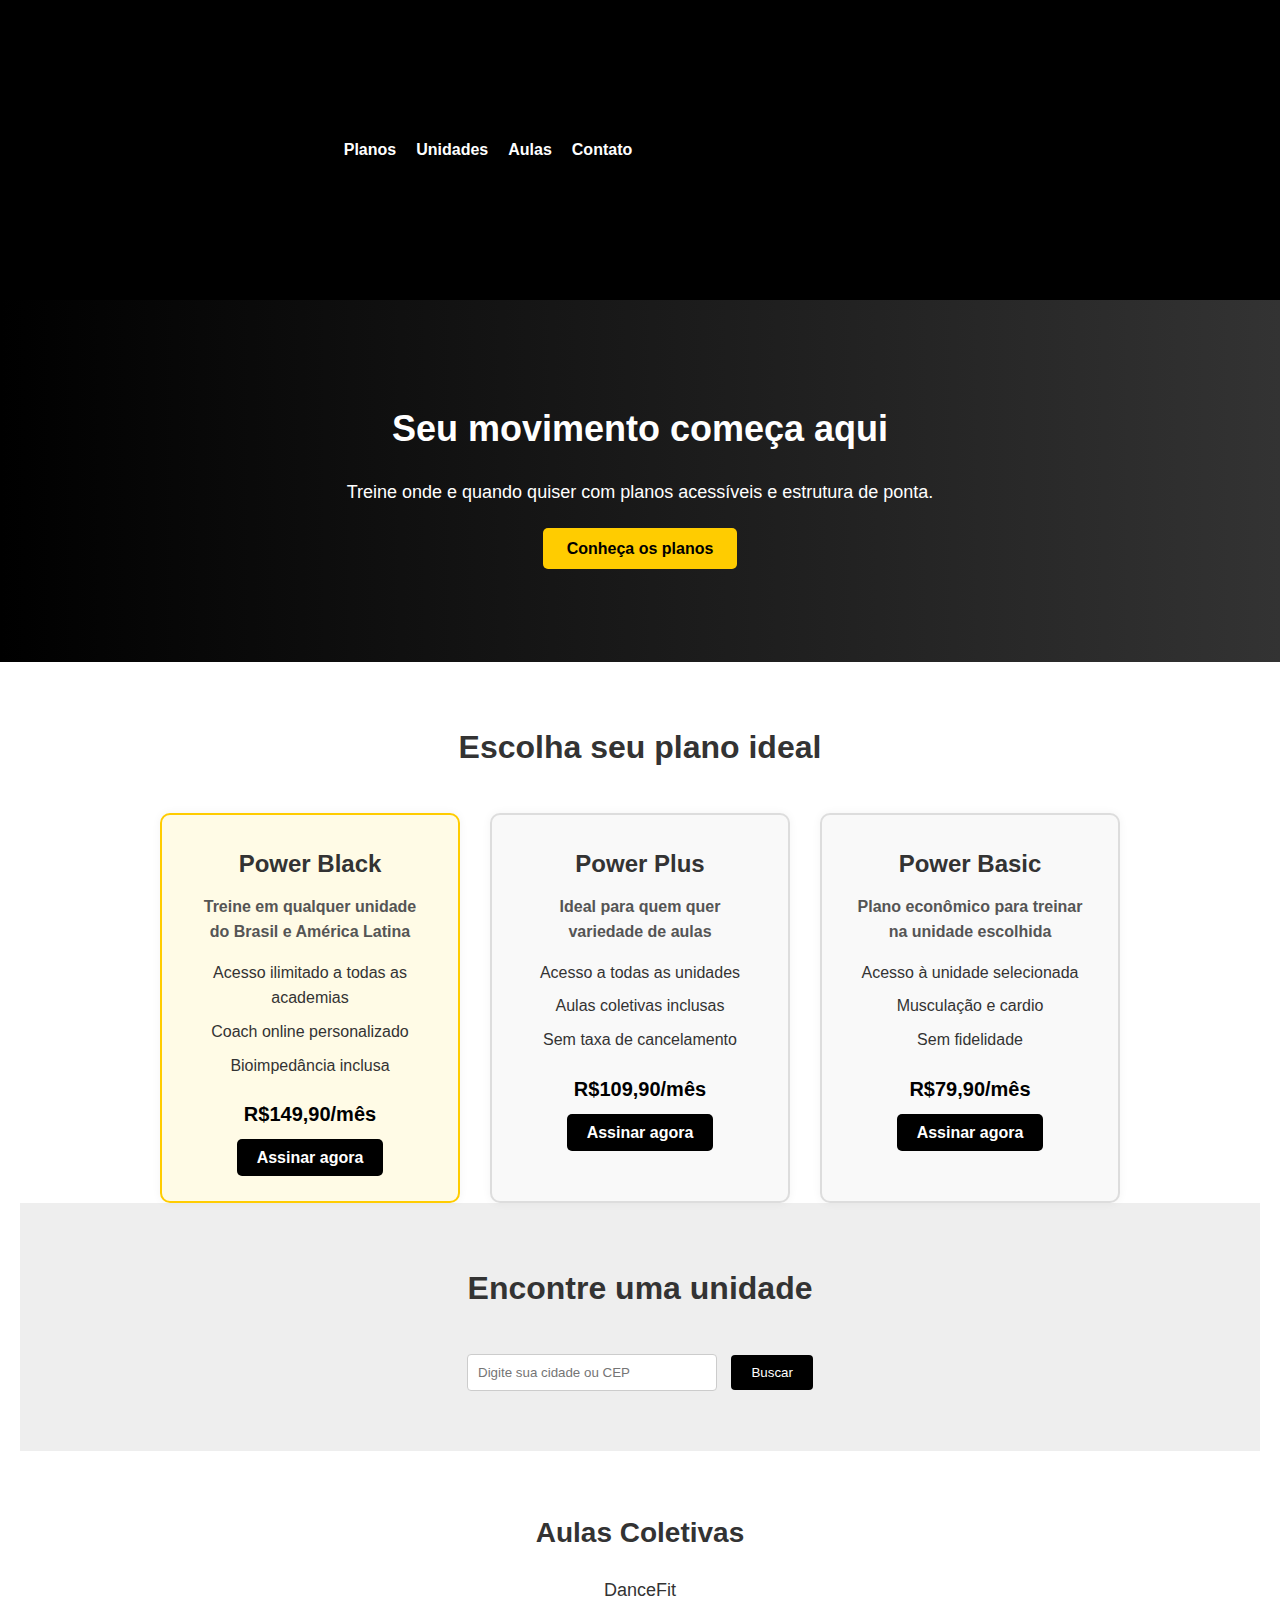
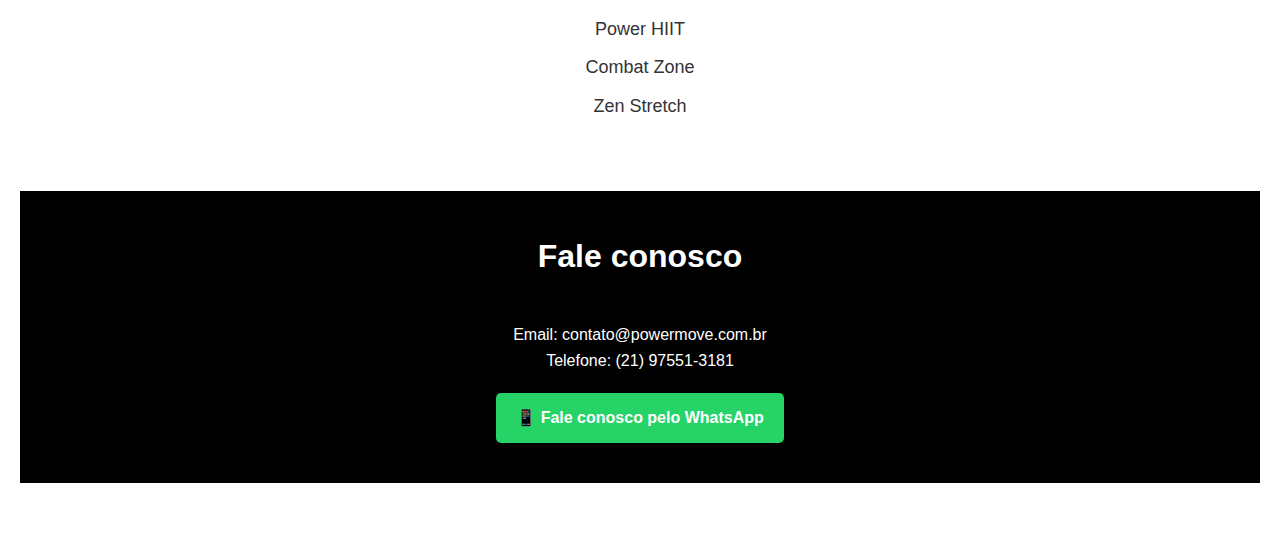
<file: index.html>
<!DOCTYPE html>
<html lang="pt-br">

<head>
    <meta charset="UTF-8">
    <meta name="viewport" content="width=device-width, initial-scale=1.0">
    <title>PowerMove Fitness</title>
    <link rel="stylesheet" href="style.css">
</head>

<body>
    <!--Inicio da seção do parallax com o cabeçalho.-->
    <header class="parallax-header">
        <nav>
            <h1>PowerMove Fitness</h1>
            <ul>
                <li><a href="#planos">Planos</a></li>
                <li><a href="#unidades">Unidades</a></li>
                <li><a href="#aulas">Aulas</a></li>
                <li><a href="#contato">Contato</a></li>
            </ul>
        </nav>
        <!--Fim da seção do parallax com o cabeçalho.-->

        <!--Inicio da seção de conhecer planos.-->
    </header>
    <section class="hero">
        <h2>Seu movimento começa aqui</h2>
        <p>Treine onde e quando quiser com planos acessíveis e estrutura de ponta.</p>
        <a href="#planos" class="btn">Conheça os planos</a>
    </section>
    <!--Fim da seção de conhecer planos.-->

    <section id="planos" class="planos">
        <h2>Escolha seu plano ideal</h2>
        <div class="planos-container">
            <div class="plano-card destaque">
                <h3>Power Black</h3>
                <p class="promo">Treine em qualquer unidade do Brasil e América Latina</p>
                <ul>
                    <li>Acesso ilimitado a todas as academias</li>
                    <li>Coach online personalizado</li>
                    <li>Bioimpedância inclusa</li>
                </ul>
                <span class="preco">R$149,90/mês</span>
                <a href="#" class="btn-plano">Assinar agora</a>
            </div>

            <div class="plano-card">
                <h3>Power Plus</h3>
                <p class="promo">Ideal para quem quer variedade de aulas</p>
                <ul>
                    <li>Acesso a todas as unidades</li>
                    <li>Aulas coletivas inclusas</li>
                    <li>Sem taxa de cancelamento</li>
                </ul>
                <span class="preco">R$109,90/mês</span>
                <a href="#" class="btn-plano">Assinar agora</a>
            </div>

            <div class="plano-card">
                <h3>Power Basic</h3>
                <p class="promo">Plano econômico para treinar na unidade escolhida</p>
                <ul>
                    <li>Acesso à unidade selecionada</li>
                    <li>Musculação e cardio</li>
                    <li>Sem fidelidade</li>
                </ul>
                <span class="preco">R$79,90/mês</span>
                <a href="#" class="btn-plano">Assinar agora</a>
            </div>
        </div>

        <section id="unidades" class="unidades">
            <h2>Encontre uma unidade</h2>
            <input type="text" placeholder="Digite sua cidade ou CEP">
            <button>Buscar</button>
        </section>

        <section id="aulas" class="aulas">
            <h2>Aulas Coletivas</h2>
            <ul>
                <li>DanceFit</li>
                <li>Power HIIT</li>
                <li>Combat Zone</li>
                <li>Zen Stretch</li>
            </ul>
        </section>
        <footer id="contato">
            <h2>Fale conosco</h2>
            <p>Email: contato@powermove.com.br</p>
            <p>Telefone: (21) 97551-3181</p>
            <!--o número está funcional e redirecionando para um desconhecido.-->

            <a href="https://wa.me/5521975513181" target="_blank" class="whatsapp-btn">
        📱 Fale conosco pelo WhatsApp
    </a>
        </footer>
</body>

</html>
</file>
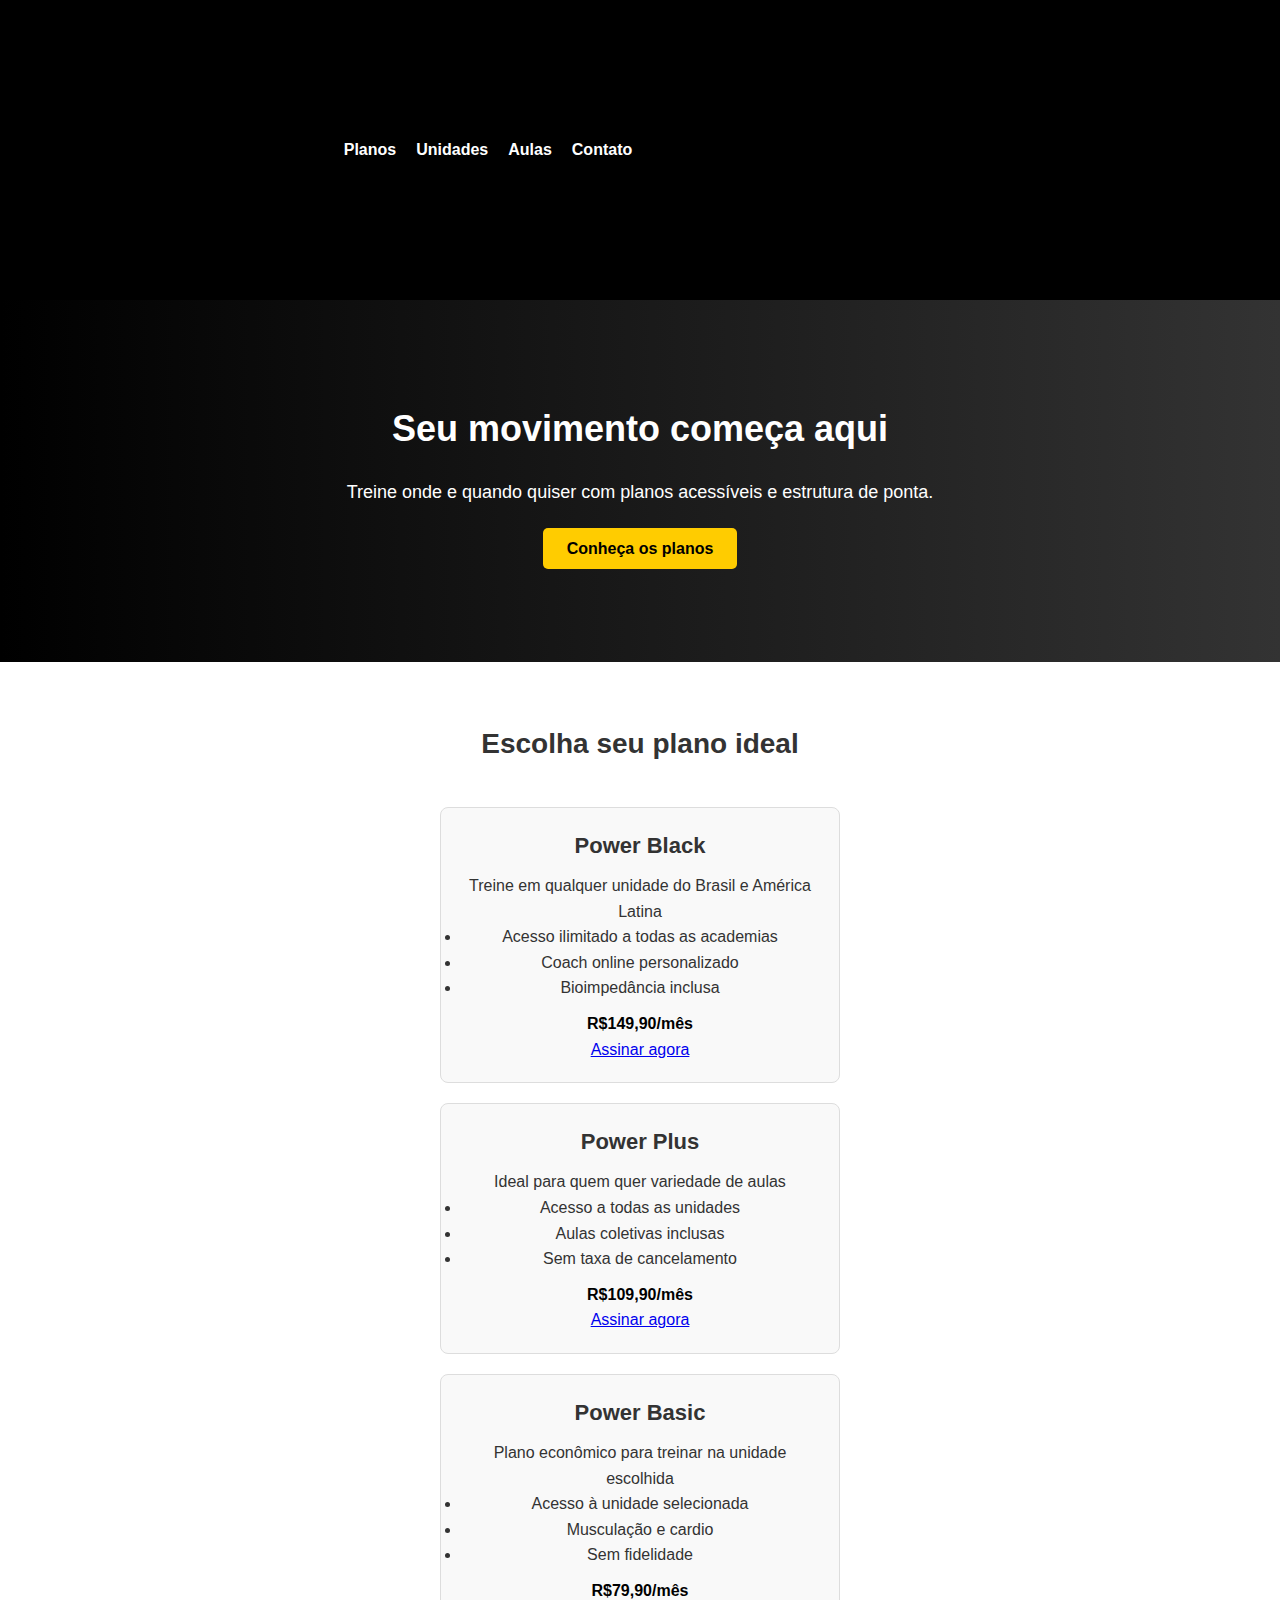
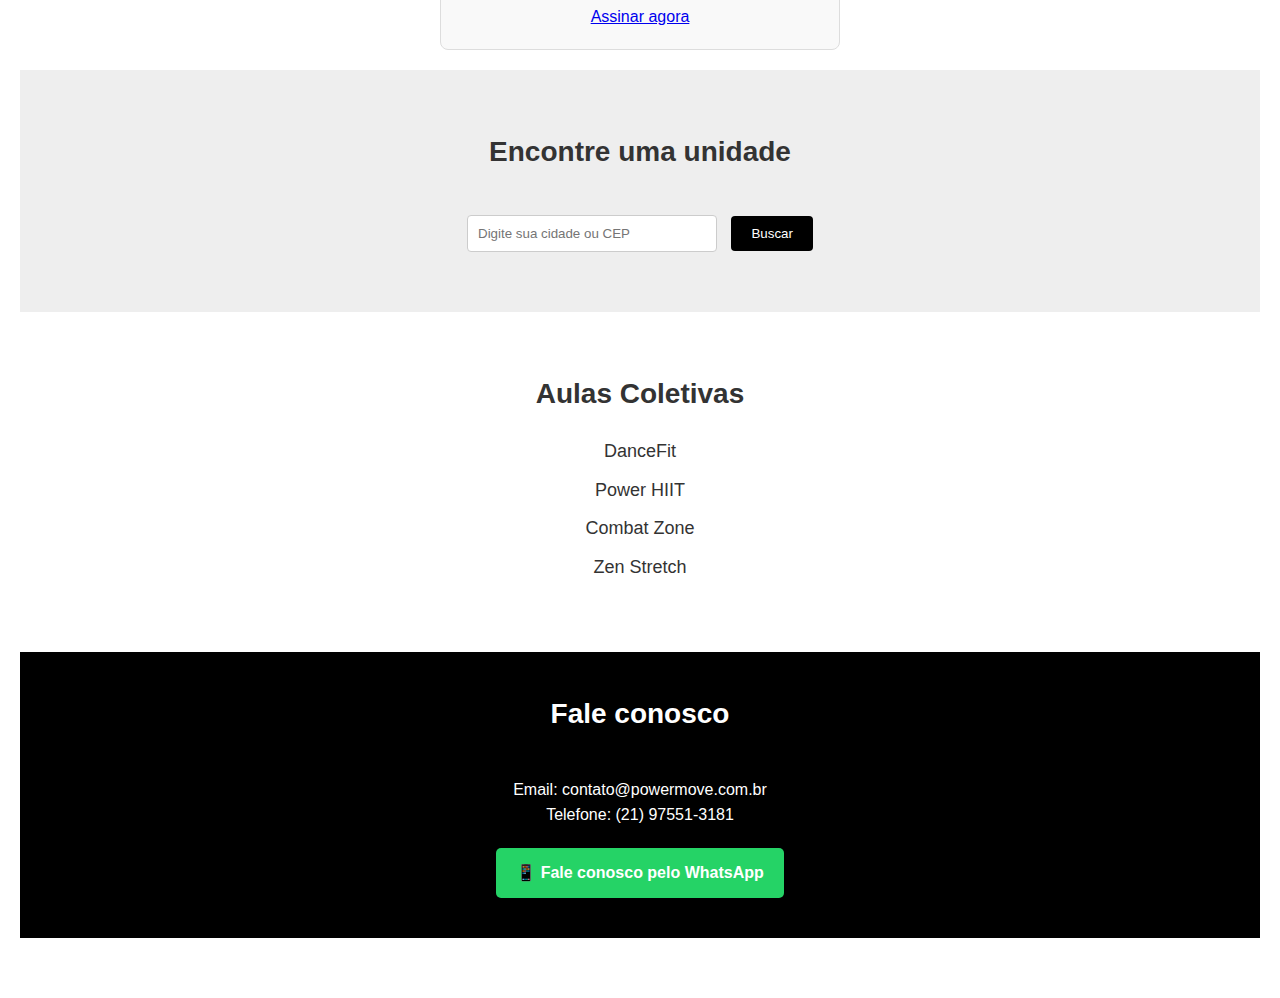
<file: código academia/index.html>
<!DOCTYPE html>
<html lang="pt-br">

<head>
    <meta charset="UTF-8">
    <meta name="viewport" content="width=device-width, initial-scale=1.0">
    <title>PowerMove Fitness</title>
    <link rel="stylesheet" href="style.css">
</head>

<body>
    <!--Inicio da seção do parallax com o cabeçalho.-->
    <header class="parallax-header">
        <nav>
            <h1>PowerMove Fitness</h1>
            <ul>
                <li><a href="#planos">Planos</a></li>
                <li><a href="#unidades">Unidades</a></li>
                <li><a href="#aulas">Aulas</a></li>
                <li><a href="#contato">Contato</a></li>
            </ul>
        </nav>
        <!--Fim da seção do parallax com o cabeçalho.-->

        <!--Inicio da seção de conhecer planos...-->
    </header>
    <section class="hero">
        <h2>Seu movimento começa aqui</h2>
        <p>Treine onde e quando quiser com planos acessíveis e estrutura de ponta.</p>
        <a href="#planos" class="btn">Conheça os planos</a>
    </section>
    <!--Fim da seção de conhecer planos...-->

    <!--Inicio da seção de conhecer planos...-->
    <section id="planos" class="planos">
        <h2>Escolha seu plano ideal</h2>
        <div class="planos-container">
            <div class="plano-card destaque">
                <h3>Power Black</h3>
                <p class="promo">Treine em qualquer unidade do Brasil e América Latina</p>
                <ul>
                    <li>Acesso ilimitado a todas as academias</li>
                    <li>Coach online personalizado</li>
                    <li>Bioimpedância inclusa</li>
                </ul>
                <span class="preco">R$149,90/mês</span>
                <a href="#" class="btn-plano">Assinar agora</a>
            </div>

            <div class="plano-card">
                <h3>Power Plus</h3>
                <p class="promo">Ideal para quem quer variedade de aulas</p>
                <ul>
                    <li>Acesso a todas as unidades</li>
                    <li>Aulas coletivas inclusas</li>
                    <li>Sem taxa de cancelamento</li>
                </ul>
                <span class="preco">R$109,90/mês</span>
                <a href="#" class="btn-plano">Assinar agora</a>
            </div>

            <div class="plano-card">
                <h3>Power Basic</h3>
                <p class="promo">Plano econômico para treinar na unidade escolhida</p>
                <ul>
                    <li>Acesso à unidade selecionada</li>
                    <li>Musculação e cardio</li>
                    <li>Sem fidelidade</li>
                </ul>
                <span class="preco">R$79,90/mês</span>
                <a href="#" class="btn-plano">Assinar agora</a>
            </div>
        </div>
        <!--Fim da seção de conhecer planos...-->

        <section id="unidades" class="unidades">
            <h2>Encontre uma unidade</h2>
            <input type="text" placeholder="Digite sua cidade ou CEP">
            <button>Buscar</button>
        </section>

        <section id="aulas" class="aulas">
            <h2>Aulas Coletivas</h2>
            <ul>
                <li>DanceFit</li>
                <li>Power HIIT</li>
                <li>Combat Zone</li>
                <li>Zen Stretch</li>
            </ul>
        </section>
        <footer id="contato">
            <h2>Fale conosco</h2>
            <p>Email: contato@powermove.com.br</p>
            <p>Telefone: (21) 97551-3181</p>
            <!--o número está funcional e redirecionando para um desconhecido.-->

            <a href="https://wa.me/5521975513181" target="_blank" class="whatsapp-btn">
        📱 Fale conosco pelo WhatsApp
    </a>
        </footer>
</body>

</html>
</file>
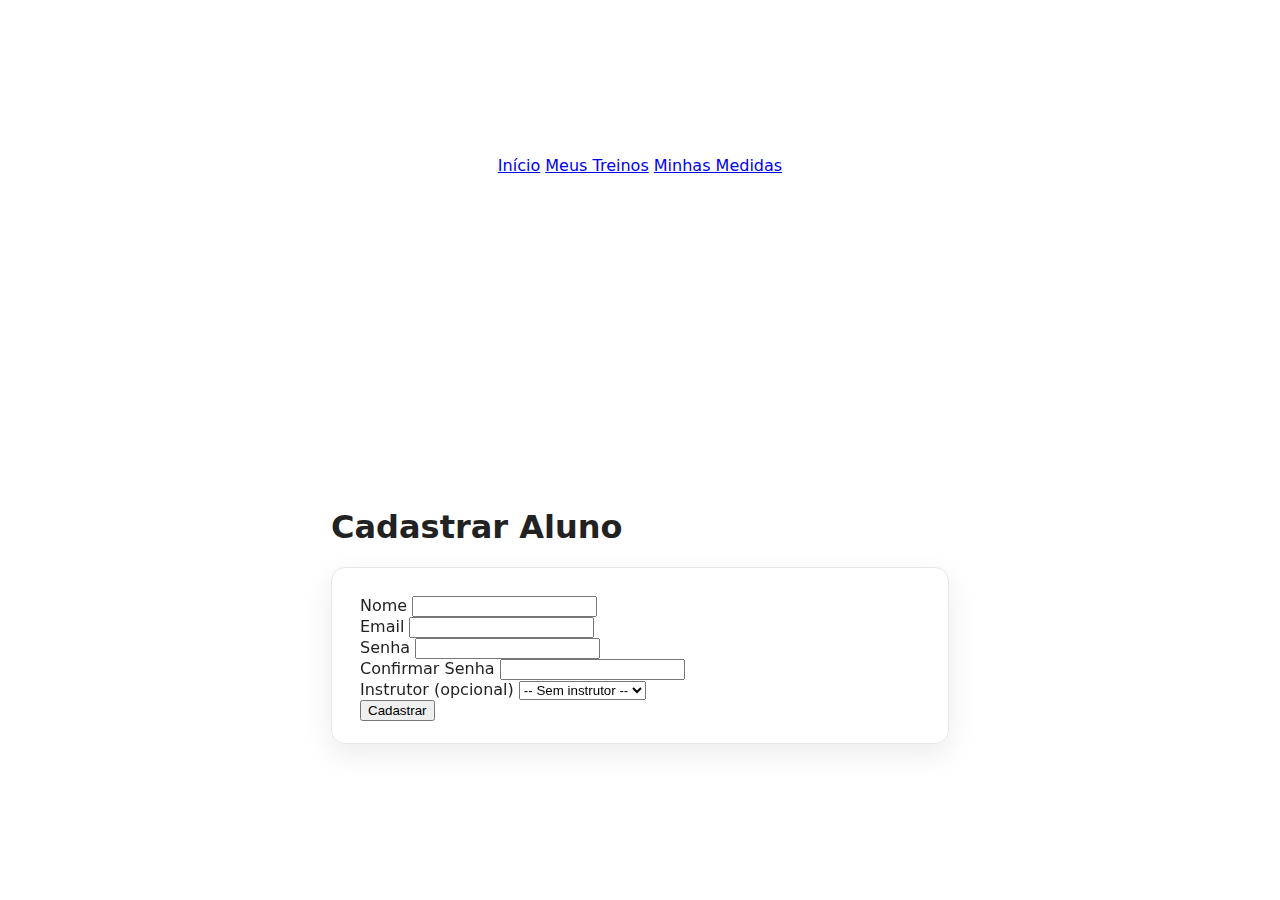
<file: frontend/area-instrutor.html>
<!DOCTYPE html>
<html lang="pt-BR">
<head>
  <meta charset="UTF-8" />
  <meta http-equiv="refresh" content="0; url=cadastrar-aluno.html" />
  <meta name="viewport" content="width=device-width, initial-scale=1.0" />
  <title>Redirecionando…</title>
  <script>
    // Redireciona imediatamente sem manter histórico da página intermediária
    (function(){
      try { window.location.replace('cadastrar-aluno.html'); }
      catch(e) { window.location.href = 'cadastrar-aluno.html'; }
    })();
  </script>
</head>
<body>
  <noscript>
    <p>Redirecionando para <a href="cadastrar-aluno.html">Cadastrar Aluno</a>…</p>
  </noscript>
</body>
</html>
</file>
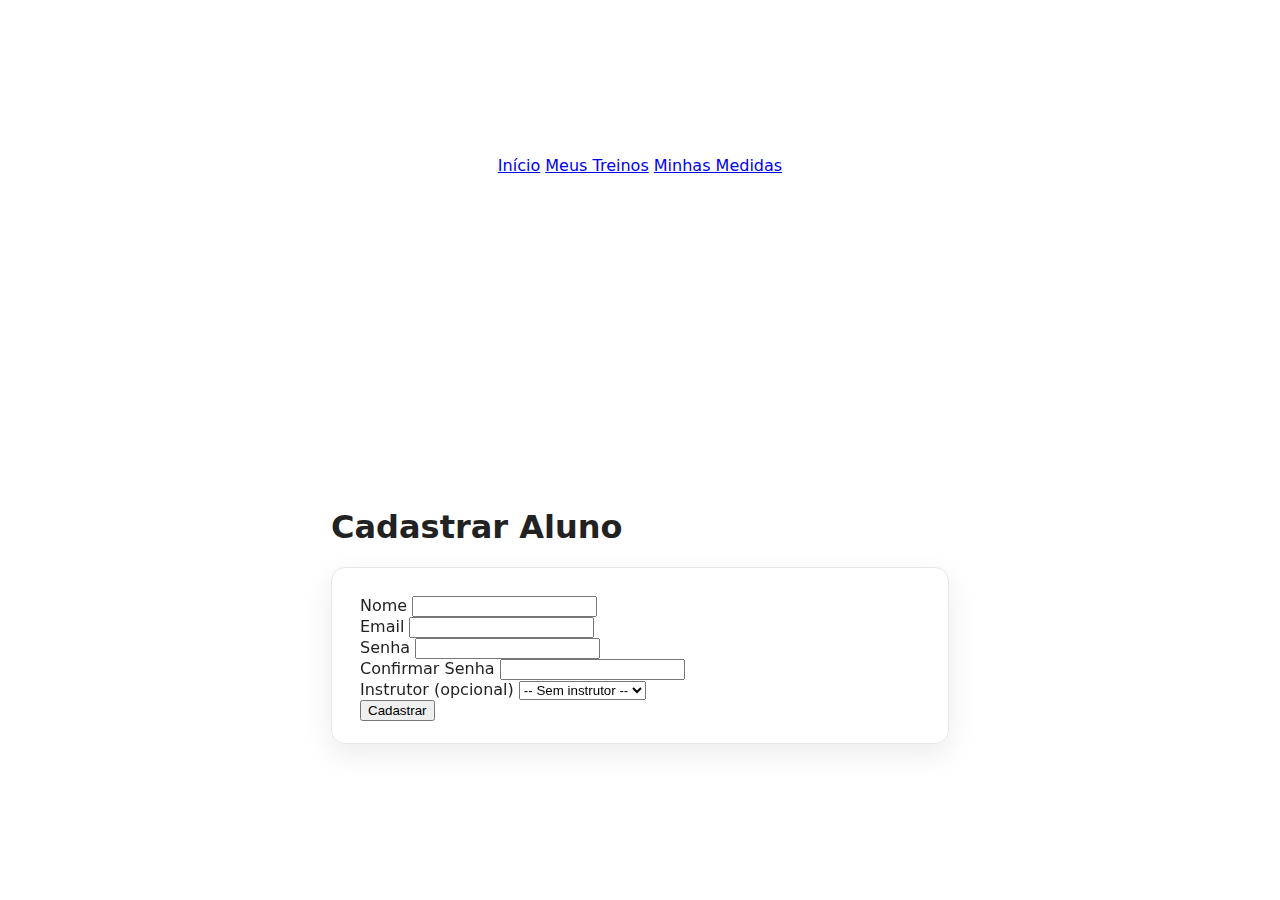
<file: frontend/cadastrar-aluno.html>
<!DOCTYPE html>
<html lang="pt-BR">
<head>
  <meta charset="UTF-8" />
  <meta name="viewport" content="width=device-width, initial-scale=1.0" />
  <title>Cadastrar Aluno - UniGym</title>
  <link rel="stylesheet" href="nav-utils.css" />
  <link rel="stylesheet" href="login-style.css" />
</head>
<body>
  <nav>
    <a href="index.html">Início</a>
    <a href="meus-treinos.html">Meus Treinos</a>
    <a href="minhas-medidas.html">Minhas Medidas</a>
  </nav>

  <main class="container">
    <h1>Cadastrar Aluno</h1>
    <form id="alunoForm" class="card">
      <div class="form-group">
        <label for="nome">Nome</label>
        <input type="text" id="nome" required />
      </div>
      <div class="form-group">
        <label for="email">Email</label>
        <input type="email" id="email" required />
      </div>
      <div class="form-group">
        <label for="senha">Senha</label>
        <input type="password" id="senha" required minlength="4" />
      </div>
      <div class="form-group">
        <label for="confirmSenha">Confirmar Senha</label>
        <input type="password" id="confirmSenha" required minlength="4" />
      </div>
      <div class="form-group">
        <label for="instrutor">Instrutor (opcional)</label>
        <select id="instrutor">
          <option value="">-- Sem instrutor --</option>
        </select>
      </div>
      <div class="form-actions">
        <button type="submit">Cadastrar</button>
      </div>
      <p id="mensagem" style="display:none"></p>
    </form>
  </main>

  <script src="cadastrar-aluno-script.js"></script>
</body>
</html>
</file>
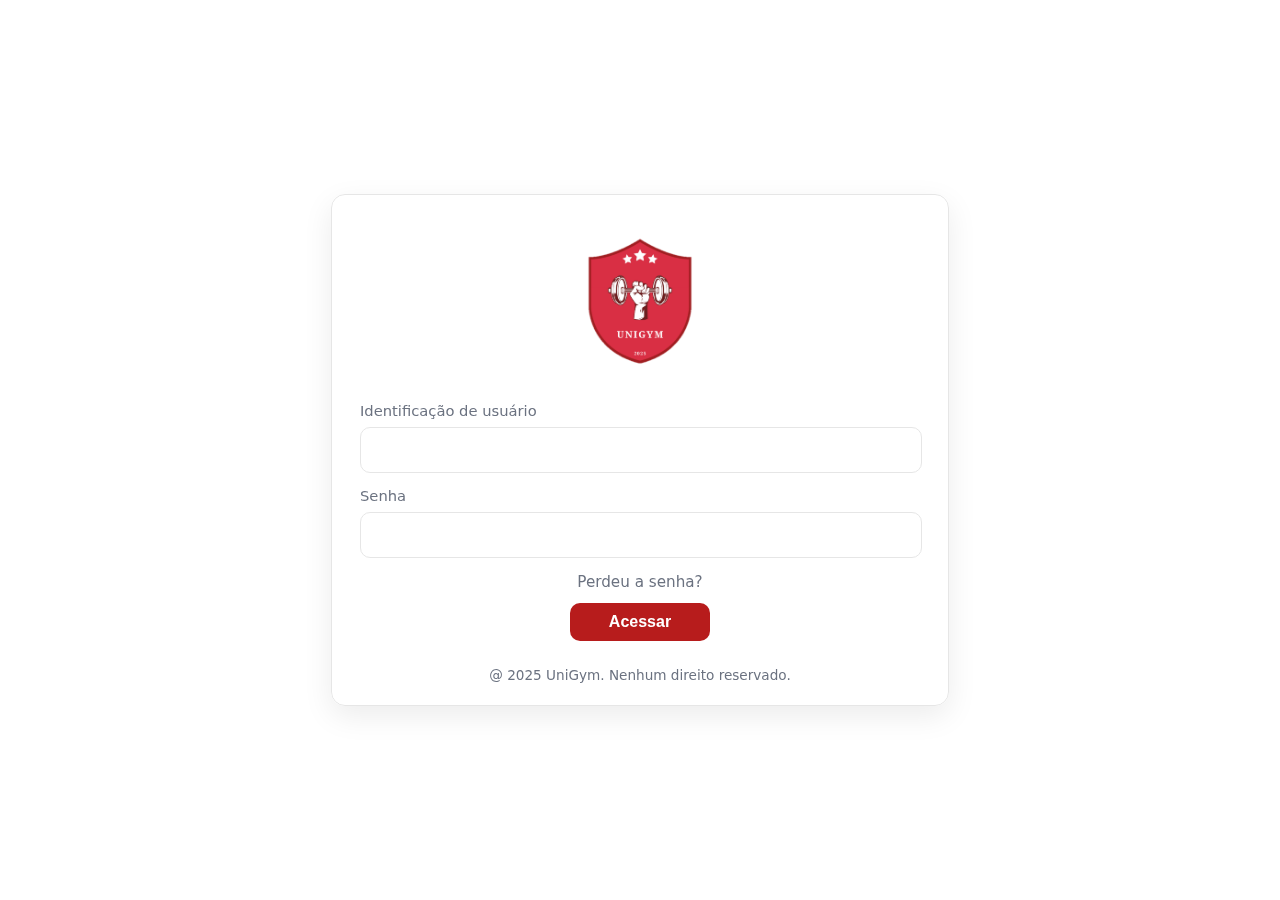
<file: frontend/login.html>
<!doctype html>
<html lang="pt-BR">
<head>
  <meta charset="utf-8" />
  <meta name="viewport" content="width=device-width,initial-scale=1" />
  <title>UniGym - Acesso</title>
  <style>
    /* ===== CONFIGURAÇÕES RÁPIDAS =====
       Altere os arquivos abaixo para mudar o fundo e a logo. */
    :root{
      --background: linear-gradient(180deg, #a01f22, #ffffff);   /* imagem de fundo (mãos/celular) */
      --card-width: 560px;
      --accent: #b71c1c;             /* tom vermelho do botão */
      --accent-hover: #9a1717;
      --border: #e6e6e6;
      --text: #222;
      --muted: #6b7280;
      --radius: 14px;
      --shadow: 0 10px 30px rgba(0,0,0,.08);
      --focus: 0 0 0 3px rgba(183,28,28,.25);
      --bg-blur: 10px;
    }

    /* ===== LAYOUT DE FUNDO ===== */
    html, body { height: 100%; }
    body{
      margin: 0;
      font-family: system-ui, -apple-system, Segoe UI, Roboto, Ubuntu, Cantarell, 'Helvetica Neue', Arial, 'Noto Sans', 'Apple Color Emoji', 'Segoe UI Emoji', 'Segoe UI Symbol';
      color: var(--text);
      background:
        linear-gradient(to bottom, #a01f22, #ffffff),
        var(--bg-image) center/cover no-repeat fixed;
      display: grid;
      place-items: center;
    }

    /* ===== CARTÃO ===== */
    .card{
      width: min(92vw, var(--card-width));
      background: rgba(255,255,255,.85);
      backdrop-filter: blur(var(--bg-blur));
      border: 1px solid var(--border);
      border-radius: var(--radius);
      box-shadow: var(--shadow);
      padding: 28px 28px 22px;
    }

    .logo{
      display: block;
      margin: 0 auto 20px;
      width: 160px;
      max-width: 80%;
      height: auto;
    }

    .field{
      display: grid;
      gap: 8px;
      margin: 14px 0;
    }
    .label{
      font-size: 0.92rem;
      color: var(--muted);
    }
    .input{
      appearance: none;
      width: 100%;
      height: 44px;
      border: 1px solid var(--border);
      border-radius: 10px;
      padding: 0 0px;
      font-size: 1rem;
      transition: box-shadow .2s, border-color .2s, background-color .2s;
      background: #fff;
    }
    .input:focus{
      outline: none;
      border-color: var(--accent);
      box-shadow: var(--focus);
    }

    .actions {
      display: flex;
      flex-direction: column;
      align-items: center;
      gap: 12px;
      margin-top: 14px;
    }

    .action-link .link {
      color: var(--muted);
      font-size: .95rem;
      text-decoration: none;
    }

    .action-link .link:hover {
      text-decoration: underline;
    }

    .action-btn .btn {
      min-width: 140px;
      text-align: center;
    }

    .btn{
      border: 0;
      border-radius: 10px;
      padding: 10px 18px;
      font-size: 1rem;
      font-weight: 600;
      cursor: pointer;
      background: var(--accent);
      color: #fff;
      transition: background .2s, transform .02s;
    }
    .btn:active{ transform: translateY(1px); }
    .btn:hover{ background: var(--accent-hover); }

    .link{
      color: var(--muted);
      text-decoration: none;
      font-size: .95rem;
    }
    .link:hover{ text-decoration: underline; }

    .row{
      display: flex;
      justify-content: space-between;
      align-items: center;
      gap: 16px;
      flex-wrap: wrap;
      margin-top: 14px;
    }

    .select{
      min-width: 230px;
      height: 40px;
      border: 1px solid var(--border);
      border-radius: 10px;
      padding: 0 10px;
      background: #fff;
      font-size: .95rem;
    }
    .note{
      color: var(--muted);
      font-size: .9rem;
      margin-top: 8px;
    }

    footer{
      margin-top: 26px;
      text-align: center;
      color: var(--muted);
      font-size: .85rem;
    }
  </style>
</head>
<body>
  <main class="card" role="main" aria-label="Área de login">
    <!-- Substitua o src abaixo por 'logo.png' (ou outro arquivo). -->
    <img class="logo" id="logo" src="img/logo.webp" alt="UniGym Fitness" />

    <form>
      <div class="field">
        <label class="label" for="usuario">Identificação de usuário</label>
        <input class="input" type="text" id="usuario" name="usuario" autocomplete="username" />
      </div>

      <div class="field">
        <label class="label" for="senha">Senha</label>
        <input class="input" type="password" id="senha" name="senha" autocomplete="current-password" />
      </div>

      <div class="actions">
        <div class="action-link">
          <a class="link" href="#" aria-label="Perdeu a senha?">Perdeu a senha?</a>
        </div>
        <div class="action-btn">
          <button class="btn" type="submit">Acessar</button>
        </div>
      </div>

    <footer>
      @ 2025 UniGym. Nenhum direito reservado.
    </footer>
  </main>

  <!-- Exemplo: também é possível trocar a logo ou o fundo via JS, se preferir.
       document.getElementById('logo').src = 'minha-logo.svg';
       document.documentElement.style.setProperty('--bg-image', "url('meu-fundo.jpg')");
  -->
</body>
</html>
</file>
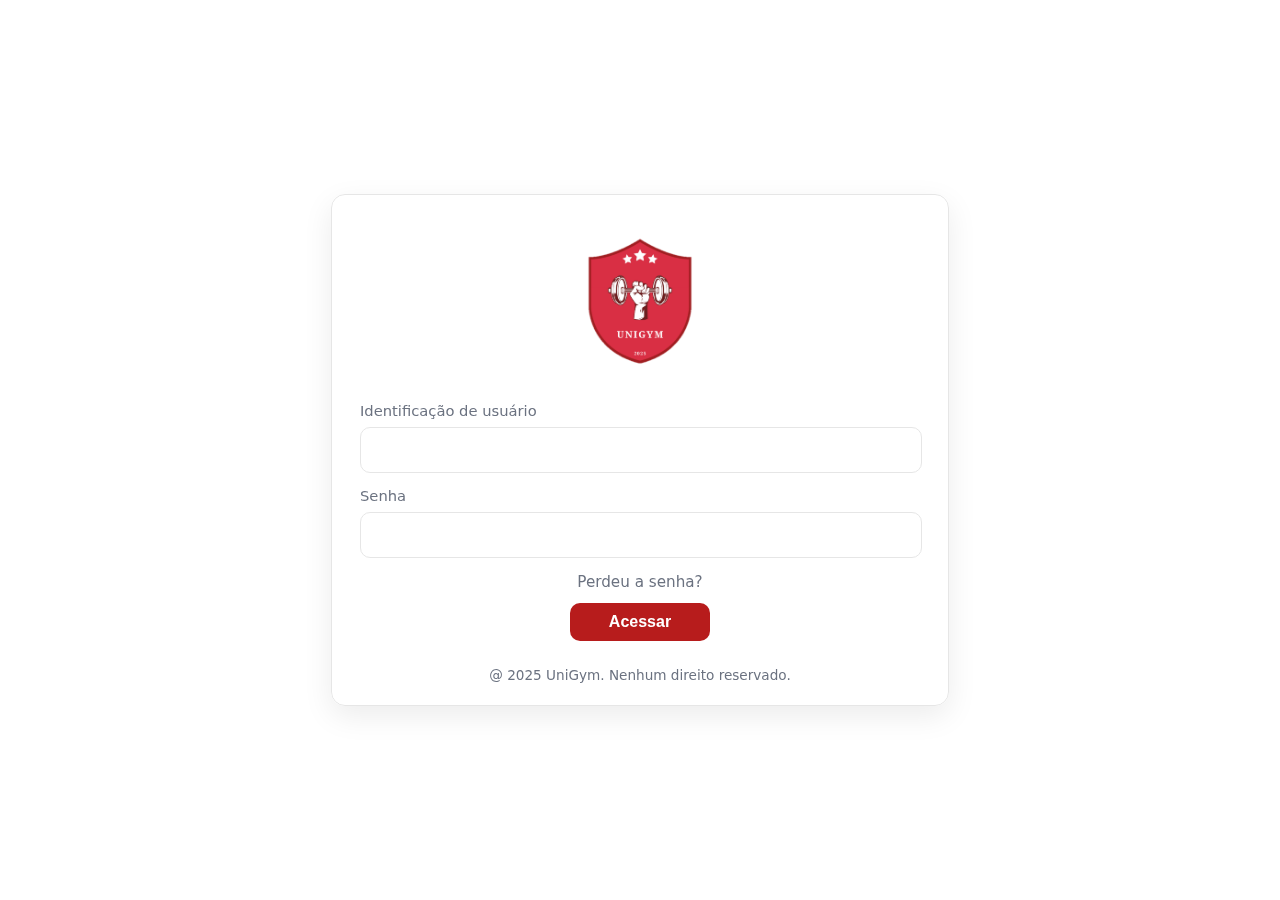
<file: frontend/meus-treinos.html>
<!DOCTYPE html>
<!--
  meus-treinos.html

  Esta página exibe os planos de treinamento atribuídos ao aluno pelo instrutor.
  Permite que os alunos visualizem seus treinos atuais, histórico de treinos
  anteriores, e detalhes específicos de cada exercício recomendado.
  
  Conteúdo principal:
  - Lista de treinos atuais organizados por categoria (A, B, C) ou objetivo
  - Detalhes de cada treino incluindo exercícios, séries, repetições, carga
  - Instruções especiais ou observações do instrutor
  - Histórico de treinos anteriores (se implementado)
  
  Comportamento:
  - Carregamento de dados de treinos via API
  - Exibição organizada dos treinos por tipo/categoria
  - Detalhamento de exercícios ao clicar/expandir
  - Marcação de treinos como concluídos (se implementado)
  - Filtros por data ou tipo de treino
  
  Arquivos relacionados:
  - treinos-style.css: Estilos específicos para visualização de treinos
  - treinos-script.js: Lógica de carregamento e exibição de dados de treinos
  - auth-script.js: Verificação de autenticação e permissões
-->
<html lang="pt-br">
<head>
    <meta charset="UTF-8">
    <meta name="viewport" content="width=device-width, initial-scale=1.0">
    <title>Meus Treinos - UniGym</title>
    <link rel="stylesheet" href="index-style.css">
    <link rel="stylesheet" href="treinos-style.css">
    <link rel="stylesheet" href="nav-utils.css">
</head>

<body>
    <!--Inicio da seção do parallax com o cabeçalho.-->
    <header class="parallax-header">
        <div class="parallax-logo">
            <img src="img/logo.webp" class="logo">
        </div>
        <div class="parallax-links">
            <nav>
                <ul>
                    <li><a href="index.html">Início</a></li>
                    <li><a href="index.html#planos">Planos</a></li>
                    <li><a href="index.html#unidades">Unidades</a></li>
                    <li><a href="index.html#aulas">Aulas</a></li>
                    <li><a href="index.html#contato">Contato</a></li>
                </ul>
            </nav>
        </div>
    </header>
    
    <main class="container">
        <h1>Meus Treinos</h1>
        
        <div id="treinos-container">
            <div class="loading">Carregando seus treinos...</div>
        </div>
        
        <div class="medidas-link" style="text-align: center; margin-top: 30px;">
            <a href="minhas-medidas.html" class="medidas-btn">Ver Minhas Medidas</a>
        </div>
    </main>
    
    <footer id="contato">
        <h2>Fale conosco</h2>
        <p>Email: contato@unigym.com.br</p>
        <p>Telefone: (21) 97551-3181</p>
        <a href="https://wa.me/5521975513181" target="_blank" class="whatsapp-btn">
            📱 Fale conosco pelo WhatsApp
        </a>
        <p class="copyright">© 2025 UniGym. Todos os direitos reservados.</p>
    </footer>
    
    <script src="treinos-script.js"></script>
    <script src="debug-script.js"></script>
</body>
</html>
</file>
<file: frontend/nav-utils.css>
/**
 * nav-utils.css
 *
 * Este arquivo contém estilos de utilidade para a navegação do sistema UniGym.
 * Ele define componentes comuns reutilizados em múltiplas páginas, principalmente
 * relacionados à barra de navegação, autenticação e elementos de usuário.
 *
 * Seções principais:
 * - Botão de login/logout
 * - Informações do usuário no cabeçalho
 * - Menu dropdown de usuário
 * - Estados de hover e interação
 * - Responsividade da navegação
 *
 * Este arquivo é importado por diversos arquivos de estilo, tome cuidado ao mexer.
 */

.login-btn {
    background-color: #ffffff;
    color: #a01f22 !important;
    padding: 8px 15px;
    border-radius: 5px;
    font-weight: bold;
    transition: background-color 0.3s;
}

.login-btn:hover {
    background-color: #f0f0f0;
    text-decoration: none;
}

.user-info {
    display: flex;
    align-items: center;
    gap: 10px;
    position: relative;
}

.user-info span {
    color: white;
    font-weight: normal;
}

#logout-btn {
    background-color: transparent;
    border: 1px solid #ffffff;
    color: #ffffff;
    padding: 4px 8px;
    border-radius: 4px;
    cursor: pointer;
    font-size: 0.8rem;
}

#logout-btn:hover {
    background-color: rgba(255, 255, 255, 0.1);
}

.user-menu {
    display: flex;
    gap: 10px;
    align-items: center;
}

.user-menu-item {
    color: white;
    text-decoration: none;
    padding: 4px 8px;
    border-radius: 4px;
    background-color: rgba(255, 255, 255, 0.1);
    transition: background-color 0.3s;
}

.user-menu-item:hover {
    background-color: rgba(255, 255, 255, 0.2);
    color: white;
    text-decoration: none;
}

.medidas-btn {
    display: inline-block;
    background-color: #a01f22;
    color: white;
    padding: 10px 20px;
    border-radius: 5px;
    text-decoration: none;
    font-weight: bold;
    margin-top: 20px;
    transition: background-color 0.3s;
}

.medidas-btn:hover {
    background-color: #801a1c;
}
</file>
<file: frontend/login-style.css>
/**
 * login-style.css
 *
 * Este arquivo contém os estilos específicos para a página de login do sistema UniGym.
 * Ele define a aparência do formulário de autenticação, incluindo layout, cores, animações
 * e estados dos elementos interativos.
 *
 * Seções principais:
 * - Variáveis e configurações globais
 * - Layout de fundo e posicionamento
 * - Card de login
 * - Campos de formulário e labels
 * - Botões e estados (hover, focus, active)
 * - Mensagens de erro e feedback
 * - Responsividade para diferentes dispositivos
 * - Animações e transições
 *
 * Este arquivo é independente e não requer o index-style.css, pois a página de login
 * possui um design próprio e distinto do restante da aplicação.
 */

/* ===== CONFIGURAÇÕES RÁPIDAS ===== */
:root{
  --background: linear-gradient(180deg, #a01f22, #ffffff);   /* imagem de fundo (mãos/celular) */
  --card-width: 560px;
  --accent: #b71c1c;             /* tom vermelho do botão */
  --accent-hover: #9a1717;
  --border: #e6e6e6;
  --text: #222;
  --muted: #6b7280;
  --radius: 14px;
  --shadow: 0 10px 30px rgba(0,0,0,.08);
  --focus: 0 0 0 3px rgba(183,28,28,.25);
  --bg-blur: 10px;
}

/* ===== LAYOUT DE FUNDO ===== */
html, body { height: 100%; }
body{
  margin: 0;
  font-family: system-ui, -apple-system, Segoe UI, Roboto, Ubuntu, Cantarell, 'Helvetica Neue', Arial, 'Noto Sans', 'Apple Color Emoji', 'Segoe UI Emoji', 'Segoe UI Symbol';
  color: var(--text);
  background:
    linear-gradient(to bottom, #a01f22, #ffffff),
    var(--bg-image) center/cover no-repeat fixed;
  display: grid;
  place-items: center;
}

/* ===== CARTÃO ===== */
.card{
  width: min(92vw, var(--card-width));
  background: rgba(255,255,255,.85);
  backdrop-filter: blur(var(--bg-blur));
  border: 1px solid var(--border);
  border-radius: var(--radius);
  box-shadow: var(--shadow);
  padding: 28px 28px 22px;
}

.logo{
  display: block;
  margin: 0 auto 20px;
  width: 160px;
  max-width: 80%;
  height: auto;
}

.field{
  display: grid;
  gap: 8px;
  margin: 14px 0;
}
.label{
  font-size: 0.92rem;
  color: var(--muted);
}
.input{
  appearance: none;
  width: 100%;
  height: 44px;
  border: 1px solid var(--border);
  border-radius: 10px;
  padding: 0 0px;
  font-size: 1rem;
  transition: box-shadow .2s, border-color .2s, background-color .2s;
  background: #fff;
}
.input:focus{
  outline: none;
  border-color: var(--accent);
  box-shadow: var(--focus);
}

.actions {
  display: flex;
  flex-direction: column;
  align-items: center;
  gap: 12px;
  margin-top: 14px;
}

.action-link .link {
  color: var(--muted);
  font-size: .95rem;
  text-decoration: none;
}

.action-link .link:hover {
  text-decoration: underline;
}

.action-btn .btn {
  min-width: 140px;
  text-align: center;
}

.btn{
  border: 0;
  border-radius: 10px;
  padding: 10px 18px;
  font-size: 1rem;
  font-weight: 600;
  cursor: pointer;
  background: var(--accent);
  color: #fff;
  transition: background .2s, transform .02s;
}
.btn:active{ transform: translateY(1px); }
.btn:hover{ background: var(--accent-hover); }

.link{
  color: var(--muted);
  text-decoration: none;
  font-size: .95rem;
}
.link:hover{ text-decoration: underline; }

.row{
  display: flex;
  justify-content: space-between;
  align-items: center;
  gap: 16px;
  flex-wrap: wrap;
  margin-top: 14px;
}

.select{
  min-width: 230px;
  height: 40px;
  border: 1px solid var(--border);
  border-radius: 10px;
  padding: 0 10px;
  background: #fff;
  font-size: .95rem;
}
.note{
  color: var(--muted);
  font-size: .9rem;
  margin-top: 8px;
}

footer{
  margin-top: 26px;
  text-align: center;
  color: var(--muted);
  font-size: .85rem;
}

/* Estilo para mensagem de feedback */
#mensagem {
  text-align: center;
  margin: 10px 0;
  padding: 10px;
  border-radius: 5px;
}

#mensagem.success {
  background-color: rgba(76, 175, 80, 0.1);
  color: #4caf50;
}

#mensagem.error {
  background-color: rgba(244, 67, 54, 0.1);
  color: #f44336;
}
</file>
<file: frontend/index-style.css>
/**
 * index-style.css
 *
 * Este arquivo contém os estilos principais para a página inicial do sistema UniGym.
 * Ele define o layout, as cores e os componentes visuais que formam a identidade visual
 * da aplicação. Os estilos são estruturados de forma modular, começando com um reset básico
 * e progredindo para componentes específicos.
 *
 * Seções principais:
 * - Reset e configurações globais
 * - Cabeçalho e navegação
 * - Conteúdo principal e seções
 * - Cards e elementos de destaque
 * - Formulários e controles
 * - Rodapé
 * - Responsividade
 *
 * Este arquivo serve como base para o estilo de todo o sistema, sendo
 * complementado por arquivos CSS específicos para funcionalidades individuais.
 */

/* Reset básico */

* {
  margin: 0;
  padding: 0;
  box-sizing: border-box;
}

body {
  font-family: "Arial", sans-serif;
  background-color: #f4f4f4;
  color: #333;
  line-height: 1.6;
}

/* Cabeçalho */

header {
  background-color: #000;
  color: #fff;
  padding: 20px;
}

nav {
  display: flex;
  justify-content: space-between;
  align-items: center;
  flex-wrap: wrap;
}

nav h1 {
  font-size: 24px;
}

nav ul {
  list-style: none;
  display: flex;
  gap: 20px;
}

nav a {
  color: #fff;
  text-decoration: none;
  font-weight: bold;
}

nav a:hover {
  color: #a01f22;
}

.logo {
  height: 200px;
  /* padding-bottom: 25px; */
}
/* Seção Hero */

.hero {
  background: linear-gradient(180deg, #a01f22, #ffffff);
  color: #ffffff;
  text-align: center;
  padding: 100px 20px;
}

.hero h2 {
  font-size: 36px;
  margin-bottom: 20px;
}

.hero p {
  font-size: 18px;
  margin-bottom: 30px;
}

.btn {
  background-color: #a01f22;
  color: #ffffff;
  padding: 12px 24px;
  text-decoration: none;
  font-weight: bold;
  border-radius: 5px;
  border: none;
  cursor: pointer;
}

.btn:hover {
  background-color: #d92f44;
}

/* variantes para uso geral */
.btn-primary { background-color:#a01f22; color:#fff; }
.btn-primary:hover { background-color:#d92f44; }
.btn-danger { background-color:#c62828; color:#fff; }
.btn-danger:hover { background-color:#ad2323; }

/* Seção Planos */

.planos {
  background-color: #fff;
  text-align: center;
}

.planos h2 {
  font-size: 32px;
  margin-bottom: 40px;
}

.planos-container {
  display: flex;
  flex-wrap: wrap;
  justify-content: center;
  gap: 30px;
}

.plano-card {
  background-color: #f9f9f9;
  border: 2px solid #ddd;
  border-radius: 10px;
  padding: 30px;
  width: 300px;
  box-shadow: 0 0 10px rgba(0, 0, 0, 0.05);
  transition: transform 0.3s ease;
  margin-bottom: 24px;
}

.plano-card:hover {
  transform: scale(1.03);
}

.plano-card.destaque {
  border-color: #e7ef9b;
  background-color: #fffbe6;
}

.plano-card h3 {
  font-size: 24px;
  margin-bottom: 10px;
}

.promo {
  font-weight: bold;
  color: #555;
  margin-bottom: 15px;
}

.plano-card ul {
  list-style: none;
  padding: 0;
  margin-bottom: 20px;
}

.plano-card ul li {
  margin: 8px 0;
  font-size: 16px;
}

.preco {
  font-size: 20px;
  font-weight: bold;
  color: #000;
  margin-bottom: 15px;
  display: block;
}

.btn-plano {
  background-color: #a01f22;
  color: #fff;
  padding: 10px 20px;
  text-decoration: none;
  border-radius: 5px;
  font-weight: bold;
}

.btn-plano:hover {
  background-color: #d92f44;
}

/* Seção Unidades */

.unidades {
  background-color: #eee;
  padding: 60px 20px;
  text-align: center;
}

.unidades h2 {
  margin-bottom: 30px;
  font-size: 28px;
}

.localizacoes {
  display: flex;
  justify-content: center;
  gap: 40px;
  flex-wrap: wrap;
}

.unidade {
  background-color: #fff;
  border-radius: 8px;
  padding: 25px;
  width: 300px;
  box-shadow: 0 3px 10px rgba(0, 0, 0, 0.1);
  transition: transform 0.3s ease;
}

.unidade:hover {
  transform: translateY(-5px);
}

.unidade h3 {
  color: #a01f22;
  font-size: 22px;
  margin-bottom: 15px;
}

.unidade p {
  margin: 8px 0;
  color: #555;
}

@media (max-width: 700px) {
  .localizacoes {
    flex-direction: column;
    align-items: center;
  }
  
  .unidade {
    width: 100%;
    max-width: 300px;
    margin-bottom: 20px;
  }
}

/* Seção Aulas */

.aulas {
  background-color: #f6f6f6;
  padding: 60px 20px;
  text-align: center;
}

.aulas h2 {
  font-size: 28px;
  margin-bottom: 20px;
}

.aulas ul {
  list-style: none;
  padding: 0;
}

.aulas li {
  font-size: 18px;
  margin: 10px 0;
}

/* Rodapé */

footer {
  background-color: #a01f22;
  color: #fff;
  padding: 40px 20px;
  text-align: center;
}

footer h2 {
  font-size: 22px;
  margin-bottom: 10px;
}

.whatsapp-btn {
  display: inline-block;
  margin-top: 20px;
  background-color: #ffffff;
  color: rgb(8, 8, 8);
  padding: 12px 20px;
  text-decoration: none;
  font-weight: bold;
  border-radius: 5px;
  font-size: 16px;
}

.whatsapp-btn:hover {
  background-color: #bababa;
}

/* Estilo padrão (desktop) */
.parallax-header {
  background-color: #a01f22;
  background-attachment: fixed;
  background-position: center;
  background-repeat: no-repeat;
  background-size: cover;
  height: 160px;
  display: flex;
  align-items: center;
  justify-content: space-between;
  flex-wrap: wrap;
  padding: 0 20px;
}

.parallax-logo .logo {
  height: 120px;
}

.parallax-links nav ul {
  list-style: none;
  display: flex;
  gap: 50px;
  padding: 0;
  margin: 0;
}

.parallax-links nav a {
  color: white;
  text-decoration: none;
  font-weight: bold;
}

.parallax-links nav a:hover {
  color: #bababa;
}

/* Responsividade para telas menores */
@media (max-width: 720px) {
  .parallax-header {
    flex-direction: column;
    justify-content: center;
    height: auto;
    padding: 20px 10px;
  }

  .parallax-logo {
    display: flex;
    justify-content: center;
    margin-bottom: 15px;
  }

  .parallax-logo .logo {
    height: 160px;
  }

  .parallax-links nav ul {
    flex-direction: row;
    justify-content: center;
    gap: 20px;
    padding: 0;
  }
}
</file>
<file: frontend/treinos-style.css>
/**
 * treinos-style.css
 *
 * Este arquivo contém os estilos específicos para a página de treinos do sistema UniGym.
 * Ele define a aparência dos cards de treino, exercícios, e organiza a visualização
 * das fichas de treino dos alunos de forma clara e intuitiva.
 *
 * Seções principais:
 * - Containers de treino
 * - Cabeçalhos e títulos de treino
 * - Cards de exercícios
 * - Agrupamento por dia da semana
 * - Estados de loading e mensagens
 * - Responsividade para diferentes dispositivos
 *
 * Este arquivo complementa o index-style.css, adicionando estilos específicos
 * para a funcionalidade de visualização de treinos.
 */

.treino-container {
    margin: 20px 0;
    padding: 20px;
    background-color: #f9f9f9;
    border-radius: 8px;
    box-shadow: 0 2px 5px rgba(0,0,0,0.1);
}

.treino-header {
    display: flex;
    justify-content: space-between;
    align-items: center;
    margin-bottom: 15px;
    border-bottom: 1px solid #ddd;
    padding-bottom: 10px;
}

.treino-title {
    font-size: 1.5rem;
    color: #a01f22;
}

.treino-date {
    font-size: 0.9rem;
    color: #666;
}

.treino-description {
    margin-bottom: 20px;
    color: #444;
}

.dias-treino {
    display: flex;
    margin-bottom: 20px;
    overflow-x: auto;
    gap: 10px;
    padding-bottom: 5px; /* Espaço para scrollbar */
}

.dia-btn {
    padding: 8px 15px;
    background-color: #e6e6e6;
    border: none;
    border-radius: 5px;
    cursor: pointer;
    font-weight: 500;
    min-width: 100px;
    text-align: center;
    transition: all 0.2s ease-in-out;
    position: relative;
}

.dia-btn:hover:not([disabled]) {
    background-color: #d1d1d1;
    transform: translateY(-2px);
    box-shadow: 0 2px 4px rgba(0,0,0,0.1);
}

.dia-btn.active {
    background-color: #a01f22;
    color: white;
    box-shadow: 0 2px 5px rgba(160, 31, 34, 0.3);
}

.dia-btn.active:hover {
    background-color: #8a1a1d;
}

.dia-btn[disabled] {
    opacity: 0.5;
    cursor: not-allowed;
    background-color: #f0f0f0;
    color: #999;
}

/* Indicador visual para dias com exercícios */
.dia-btn:not([disabled])::after {
    content: '';
    position: absolute;
    bottom: 3px;
    left: 50%;
    transform: translateX(-50%);
    width: 6px;
    height: 6px;
    background-color: #a01f22;
    border-radius: 50%;
    opacity: 0.7;
}

.exercicios-lista {
    margin: 0;
    padding: 0;
    list-style: none;
}

.exercicio-item {
    padding: 15px;
    border-radius: 5px;
    background-color: white;
    margin-bottom: 10px;
    box-shadow: 0 1px 3px rgba(0,0,0,0.1);
}

.exercicio-header {
    display: flex;
    justify-content: space-between;
    align-items: center;
    margin-bottom: 10px;
}

.exercicio-nome {
    font-weight: bold;
    font-size: 1.1rem;
}

.exercicio-grupo {
    color: #666;
    font-size: 0.9rem;
    background-color: #f0f0f0;
    padding: 3px 8px;
    border-radius: 12px;
}

.exercicio-detalhes {
    display: flex;
    flex-wrap: wrap;
    gap: 15px;
    margin-top: 10px;
}

.exercicio-detalhe {
    flex: 1;
    min-width: 100px;
}

.detalhe-label {
    font-size: 0.8rem;
    color: #666;
    margin-bottom: 3px;
}

.detalhe-valor {
    font-weight: 500;
}

.exercicio-obs {
    margin-top: 10px;
    font-style: italic;
    color: #666;
    font-size: 0.9rem;
}

.sem-treinos {
    text-align: center;
    padding: 40px;
    color: #666;
}

.loading {
    text-align: center;
    padding: 20px;
}

/* Estilos para mensagens de erro */
.erro {
    background-color: rgba(244, 67, 54, 0.1);
    color: #f44336;
    padding: 15px;
    border-radius: 5px;
    text-align: center;
    margin: 20px 0;
}

/* Responsividade */
@media (max-width: 768px) {
    .exercicio-detalhes {
        flex-direction: column;
        gap: 8px;
    }
    
    .exercicio-detalhe {
        min-width: auto;
    }
}
</file>
<file: style.css>
/* Reset básico */

* {
    margin: 0;
    padding: 0;
    box-sizing: border-box;
}

body {
    font-family: 'Arial', sans-serif;
    background-color: #f4f4f4;
    color: #333;
    line-height: 1.6;
}


/* Cabeçalho */

header {
    background-color: #000;
    color: #fff;
    padding: 20px;
}

nav {
    display: flex;
    justify-content: space-between;
    align-items: center;
    flex-wrap: wrap;
}

nav h1 {
    font-size: 24px;
}

nav ul {
    list-style: none;
    display: flex;
    gap: 20px;
}

nav a {
    color: #fff;
    text-decoration: none;
    font-weight: bold;
}

nav a:hover {
    color: #ffcc00;
}


/* Seção Hero */

.hero {
    background: linear-gradient(to right, #000, #333);
    color: #fff;
    text-align: center;
    padding: 100px 20px;
}

.hero h2 {
    font-size: 36px;
    margin-bottom: 20px;
}

.hero p {
    font-size: 18px;
    margin-bottom: 30px;
}

.btn {
    background-color: #ffcc00;
    color: #000;
    padding: 12px 24px;
    text-decoration: none;
    font-weight: bold;
    border-radius: 5px;
}

.btn:hover {
    background-color: #e6b800;
}


/* Seção Planos */

.planos {
    background-color: #fff;
    padding: 60px 20px;
    text-align: center;
}

.planos h2 {
    font-size: 32px;
    margin-bottom: 40px;
}

.planos-container {
    display: flex;
    flex-wrap: wrap;
    justify-content: center;
    gap: 30px;
}

.plano-card {
    background-color: #f9f9f9;
    border: 2px solid #ddd;
    border-radius: 10px;
    padding: 30px;
    width: 300px;
    box-shadow: 0 0 10px rgba(0, 0, 0, 0.05);
    transition: transform 0.3s ease;
}

.plano-card:hover {
    transform: scale(1.03);
}

.plano-card.destaque {
    border-color: #ffcc00;
    background-color: #fffbe6;
}

.plano-card h3 {
    font-size: 24px;
    margin-bottom: 10px;
}

.promo {
    font-weight: bold;
    color: #555;
    margin-bottom: 15px;
}

.plano-card ul {
    list-style: none;
    padding: 0;
    margin-bottom: 20px;
}

.plano-card ul li {
    margin: 8px 0;
    font-size: 16px;
}

.preco {
    font-size: 20px;
    font-weight: bold;
    color: #000;
    margin-bottom: 15px;
    display: block;
}

.btn-plano {
    background-color: #000;
    color: #fff;
    padding: 10px 20px;
    text-decoration: none;
    border-radius: 5px;
    font-weight: bold;
}

.btn-plano:hover {
    background-color: #333;
}


/* Seção Unidades */

.unidades {
    background-color: #eee;
    padding: 60px 20px;
    text-align: center;
}

.unidades input {
    padding: 10px;
    width: 250px;
    margin-right: 10px;
    border: 1px solid #ccc;
    border-radius: 4px;
}

.unidades button {
    padding: 10px 20px;
    background-color: #000;
    color: #fff;
    border: none;
    border-radius: 4px;
    cursor: pointer;
}

.unidades button:hover {
    background-color: #333;
}


/* Seção Aulas */

.aulas {
    background-color: #fff;
    padding: 60px 20px;
    text-align: center;
}

.aulas h2 {
    font-size: 28px;
    margin-bottom: 20px;
}

.aulas ul {
    list-style: none;
    padding: 0;
}

.aulas li {
    font-size: 18px;
    margin: 10px 0;
}


/* Rodapé */

footer {
    background-color: #000;
    color: #fff;
    padding: 40px 20px;
    text-align: center;
}

footer h2 {
    font-size: 22px;
    margin-bottom: 10px;
}

.whatsapp-btn {
    display: inline-block;
    margin-top: 20px;
    background-color: #25D366;
    color: white;
    padding: 12px 20px;
    text-decoration: none;
    font-weight: bold;
    border-radius: 5px;
    font-size: 16px;
}

.whatsapp-btn:hover {
    background-color: #1ebe5d;
}

.parallax-header {
    background-image: url('https://www.shutterstock.com/shutterstock/videos/3700970431/thumb/7.jpg?ip=x480');
    background-attachment: fixed;
    background-position: center;
    background-repeat: no-repeat;
    background-size: cover;
    height: 300px;
    color: rgb(0, 0, 0);
    display: flex;
    align-items: center;
    justify-content: space-between;
    padding: 30px 45px;
    flex-wrap: wrap;
}

.parallax-header nav h1 {
    font-size: 32px;
}

.parallax-header nav ul {
    list-style: none;
    display: flex;
    gap: 20px;
}

.parallax-header nav a {
    color: white;
    text-decoration: none;
    font-weight: bold;
}

.parallax-header nav a:hover {
    color: #ffcc00;
}
</file>
<file: código academia/style.css>
/* Reset básico */

* {
    margin: 0;
    padding: 0;
    box-sizing: border-box;
}

body {
    font-family: 'Arial', sans-serif;
    background-color: #f4f4f4;
    color: #333;
    line-height: 1.6;
}


/* Cabeçalho */

header {
    background-color: #000;
    color: #fff;
    padding: 20px;
}

nav {
    display: flex;
    justify-content: space-between;
    align-items: center;
    flex-wrap: wrap;
}

nav h1 {
    font-size: 24px;
}

nav ul {
    list-style: none;
    display: flex;
    gap: 20px;
}

nav a {
    color: #fff;
    text-decoration: none;
    font-weight: bold;
}

nav a:hover {
    color: #ffcc00;
}


/* Seção Hero */

.hero {
    background: linear-gradient(to right, #000, #333);
    color: #fff;
    text-align: center;
    padding: 100px 20px;
}

.hero h2 {
    font-size: 36px;
    margin-bottom: 20px;
}

.hero p {
    font-size: 18px;
    margin-bottom: 30px;
}

.btn {
    background-color: #ffcc00;
    color: #000;
    padding: 12px 24px;
    text-decoration: none;
    font-weight: bold;
    border-radius: 5px;
}

.btn:hover {
    background-color: #e6b800;
}


/* Seção Planos */

.planos {
    background-color: #fff;
    padding: 60px 20px;
    text-align: center;
}

.planos h2 {
    font-size: 28px;
    margin-bottom: 40px;
}

.plano-card {
    background-color: #f9f9f9;
    border: 1px solid #ddd;
    padding: 20px;
    margin: 20px auto;
    max-width: 400px;
    border-radius: 8px;
}

.plano-card h3 {
    font-size: 22px;
    margin-bottom: 10px;
}

.plano-card span {
    display: block;
    margin-top: 10px;
    font-weight: bold;
    color: #000;
}


/* Seção Unidades */

.unidades {
    background-color: #eee;
    padding: 60px 20px;
    text-align: center;
}

.unidades input {
    padding: 10px;
    width: 250px;
    margin-right: 10px;
    border: 1px solid #ccc;
    border-radius: 4px;
}

.unidades button {
    padding: 10px 20px;
    background-color: #000;
    color: #fff;
    border: none;
    border-radius: 4px;
    cursor: pointer;
}

.unidades button:hover {
    background-color: #333;
}


/* Seção Aulas */

.aulas {
    background-color: #fff;
    padding: 60px 20px;
    text-align: center;
}

.aulas h2 {
    font-size: 28px;
    margin-bottom: 20px;
}

.aulas ul {
    list-style: none;
    padding: 0;
}

.aulas li {
    font-size: 18px;
    margin: 10px 0;
}


/* Rodapé */

footer {
    background-color: #000;
    color: #fff;
    padding: 40px 20px;
    text-align: center;
}

footer h2 {
    font-size: 22px;
    margin-bottom: 10px;
}

.whatsapp-btn {
    display: inline-block;
    margin-top: 20px;
    background-color: #25D366;
    color: white;
    padding: 12px 20px;
    text-decoration: none;
    font-weight: bold;
    border-radius: 5px;
    font-size: 16px;
}

.whatsapp-btn:hover {
    background-color: #1ebe5d;
}

.parallax-header {
    background-image: url('https://www.shutterstock.com/shutterstock/videos/3700970431/thumb/7.jpg?ip=x480');
    background-attachment: fixed;
    background-position: center;
    background-repeat: no-repeat;
    background-size: cover;
    height: 300px;
    color: rgb(0, 0, 0);
    display: flex;
    align-items: center;
    justify-content: space-between;
    padding: 30px 45px;
    flex-wrap: wrap;
}

.parallax-header nav h1 {
    font-size: 32px;
}

.parallax-header nav ul {
    list-style: none;
    display: flex;
    gap: 20px;
}

.parallax-header nav a {
    color: white;
    text-decoration: none;
    font-weight: bold;
}

.parallax-header nav a:hover {
    color: #ffcc00;
}
</file>
